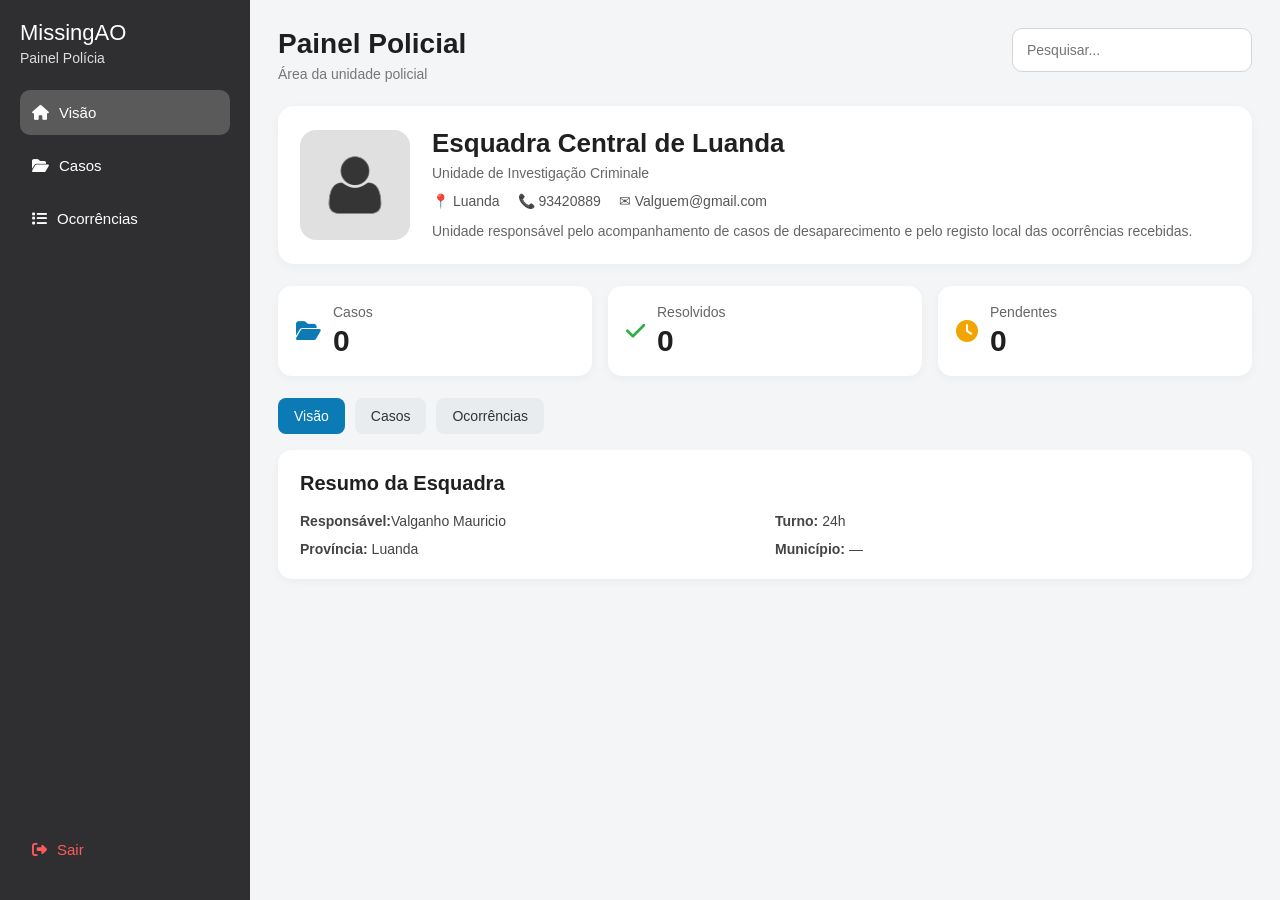
<file: WEB/police.html>
<!DOCTYPE html>
<html lang="pt">
<head>
  <meta charset="UTF-8">
  <meta name="viewport" content="width=device-width, initial-scale=1.0">
  <title>Painel Polícia</title>

  <link rel="stylesheet" href="CSS/paginas/police.css">
  <link rel="stylesheet" href="https://cdnjs.cloudflare.com/ajax/libs/font-awesome/6.5.1/css/all.min.css">
</head>
<body class="pagina">

  <aside class="menu">
    <div class="marca">
      <h2>MissingAO</h2>
      <p>Painel Polícia</p>
    </div>

    <button class="item ativo" data-tab="visao">
      <i class="fa-solid fa-house"></i>
      <span>Visão</span>
    </button>

    <button class="item" data-tab="casos">
      <i class="fa-solid fa-folder-open"></i>
      <span>Casos</span>
    </button>

    <button class="item" data-tab="ocorrencias">
      <i class="fa-solid fa-list"></i>
      <span>Ocorrências</span>
    </button>

    <button class="sair">
      <i class="fa-solid fa-right-from-bracket"></i>
      <span>Sair</span>
    </button>
  </aside>

  <main class="conteudo">
    <div class="topo">
      <div class="titulo">
        <h1>Painel Policial</h1>
        <p>Área da unidade policial</p>
      </div>

      <input type="text" class="pesquisa" placeholder="Pesquisar...">
    </div>

    <section class="perfil">
      <div class="foto">
        <img src="imgs/user.jpg" alt="Esquadra">
      </div>

      <div class="dados">
        <h2>Esquadra Central de Luanda</h2>
        <p class="tipo">Unidade de Investigação Criminale</p>

        <div class="linha">
          <span>📍 Luanda</span>
          <span>📞 93420889</span>
          <span>✉ Valguem@gmail.com</span>
        </div>

        <p class="desc">
          Unidade responsável pelo acompanhamento de casos de desaparecimento e pelo registo local das ocorrências recebidas.
        </p>
      </div>
    </section>

    <section class="cards">
      <div class="card">
        <i class="fa-solid fa-folder-open azul"></i>
        <div>
          <p>Casos</p>
          <h2>0</h2>
        </div>
      </div>

      <div class="card">
        <i class="fa-solid fa-check verde"></i>
        <div>
          <p>Resolvidos</p>
          <h2>0</h2>
        </div>
      </div>

      <div class="card">
        <i class="fa-solid fa-clock amarelo"></i>
        <div>
          <p>Pendentes</p>
          <h2>0</h2>
        </div>
      </div>
    </section>

    <section class="abas">
      <button class="aba ativa" data-tab="visao">Visão</button>
      <button class="aba" data-tab="casos">Casos</button>
      <button class="aba" data-tab="ocorrencias">Ocorrências</button>
    </section>

    <section class="tab ativo" id="visao">
      <div class="caixa">
        <h3>Resumo da Esquadra</h3>

        <div class="grade">
          <p><b>Responsável:</b>Valganho Mauricio</p>
          <p><b>Turno:</b> 24h</p>
          <p><b>Província:</b> Luanda</p>
          <p><b>Município:</b> —</p>
        </div>
      </div>
    </section>

    <section class="tab" id="casos">
      <div class="caixa">
        <h3>Casos da Esquadra</h3>

        <div class="lista">
          <div class="bloco vazio">Nenhum caso ainda</div>
        </div>
      </div>
    </section>

    <section class="tab" id="ocorrencias">
      <div class="caixa">
        <h3>Ocorrências</h3>

        <div class="lista">
          <div class="bloco vazio">Sem ocorrências</div>
        </div>
      </div>
    </section>
  </main>

  <script src="Scripts/police.js"></script>
</body>
</html>
</file>
<file: WEB/CSS/paginas/police.css>
body.pagina {
  margin: 0;
  min-height: 100vh;
  background: #f3f5f7;
  font-family: Arial, sans-serif;
}

.menu {
  position: fixed;
  left: 0;
  top: 0;
  width: 250px;
  height: 100vh;
  background: #2f2f31;
  color: white;
  padding: 20px;
  display: flex;
  flex-direction: column;
  box-sizing: border-box;
}

.marca {
  margin-bottom: 24px;
}

.marca h2 {
  margin: 0;
  font-size: 22px;
  font-weight: 500;
}

.marca p {
  margin: 4px 0 0;
  font-size: 14px;
  color: #dddddd;
}

.item,
.sair {
  width: 100%;
  border: none;
  background: none;
  color: white;
  text-align: left;
  padding: 14px 12px;
  border-radius: 10px;
  cursor: pointer;
  font-size: 15px;
  display: flex;
  align-items: center;
  gap: 10px;
  margin-bottom: 8px;
}

.item:hover {
  background: #444;
}

.item.ativo {
  background: #5a5a5a;
}

.sair {
  margin-top: auto;
  color: #ff5a5a;
}

.sair:hover {
  background: #3a3a3a;
}

.conteudo {
  margin-left: 250px;
  min-height: 100vh;
  padding: 28px;
  box-sizing: border-box;
}

.topo {
  display: flex;
  justify-content: space-between;
  align-items: flex-start;
  gap: 20px;
  margin-bottom: 24px;
}

.titulo h1 {
  margin: 0;
  font-size: 28px;
  color: #1f1f1f;
}

.titulo p {
  margin: 6px 0 0;
  font-size: 14px;
  color: #777;
}

.pesquisa {
  width: 240px;
  max-width: 100%;
  height: 44px;
  padding: 0 14px;
  border: 1px solid #d5d5d5;
  border-radius: 10px;
  background: #fff;
  font-size: 14px;
  box-sizing: border-box;
}

.perfil {
  width: 100%;
  background: white;
  border-radius: 16px;
  padding: 22px;
  box-sizing: border-box;
  display: flex;
  align-items: center;
  gap: 22px;
  margin-bottom: 22px;
  box-shadow: 0 3px 12px rgba(0, 0, 0, 0.04);
}

.foto {
  flex: 0 0 110px;
}

.foto img {
  width: 110px;
  height: 110px;
  border-radius: 16px;
  object-fit: cover;
  display: block;
  background: #d9d9d9;
}

.dados {
  flex: 1;
  min-width: 0;
}

.dados h2 {
  margin: 0;
  font-size: 26px;
  color: #202020;
}

.tipo {
  margin: 6px 0 12px;
  color: #666;
  font-size: 14px;
}

.linha {
  display: flex;
  flex-wrap: wrap;
  gap: 18px;
  margin-bottom: 12px;
  font-size: 14px;
  color: #555;
}

.desc {
  margin: 0;
  color: #666;
  font-size: 14px;
  line-height: 1.5;
  max-width: 800px;
}

.cards {
  display: flex;
  flex-wrap: wrap;
  gap: 16px;
  margin-bottom: 22px;
}

.card {
  background: white;
  border-radius: 14px;
  padding: 18px;
  min-width: 180px;
  flex: 1 1 180px;
  display: flex;
  align-items: center;
  gap: 12px;
  box-sizing: border-box;
  box-shadow: 0 3px 10px rgba(0, 0, 0, 0.04);
}

.card i {
  font-size: 22px;
}

.card p {
  margin: 0 0 4px;
  font-size: 14px;
  color: #666;
}

.card h2 {
  margin: 0;
  font-size: 30px;
  color: #202020;
}

.azul {
  color: #0c7ab5;
}

.verde {
  color: #2eaf4a;
}

.amarelo {
  color: #f0a500;
}

.abas {
  display: flex;
  gap: 10px;
  margin-bottom: 16px;
  flex-wrap: wrap;
}

.aba {
  border: none;
  background: #e9ecef;
  color: #333;
  padding: 10px 16px;
  border-radius: 8px;
  cursor: pointer;
  font-size: 14px;
}

.aba.ativa {
  background: #0c7ab5;
  color: white;
}

.tab {
  display: none;
}

.tab.ativo {
  display: block;
}

.caixa {
  width: 100%;
  background: white;
  border-radius: 14px;
  padding: 22px;
  box-sizing: border-box;
  box-shadow: 0 3px 10px rgba(0, 0, 0, 0.04);
}

.caixa h3 {
  margin-top: 0;
  margin-bottom: 18px;
  font-size: 20px;
  color: #202020;
}

.grade {
  display: grid;
  grid-template-columns: 1fr 1fr;
  gap: 12px 20px;
}

.grade p {
  margin: 0;
  font-size: 14px;
  color: #444;
}

.lista {
  display: flex;
  flex-direction: column;
  gap: 12px;
}

.bloco {
  background: #f9f9f9;
  border-radius: 12px;
  padding: 18px;
  color: #555;
}

.bloco.vazio {
  text-align: center;
  color: #777;
}

@media (max-width: 900px) {
  .topo {
    flex-direction: column;
    align-items: flex-start;
  }

  .pesquisa {
    width: 100%;
  }

  .perfil {
    flex-direction: column;
    align-items: flex-start;
  }

  .grade {
    grid-template-columns: 1fr;
  }
}

@media (max-width: 760px) {
  .menu {
    position: relative;
    width: 100%;
    height: auto;
  }

  .conteudo {
    margin-left: 0;
    padding: 18px;
  }

  .cards {
    flex-direction: column;
  }

  .card {
    width: 100%;
  }
}
</file>
